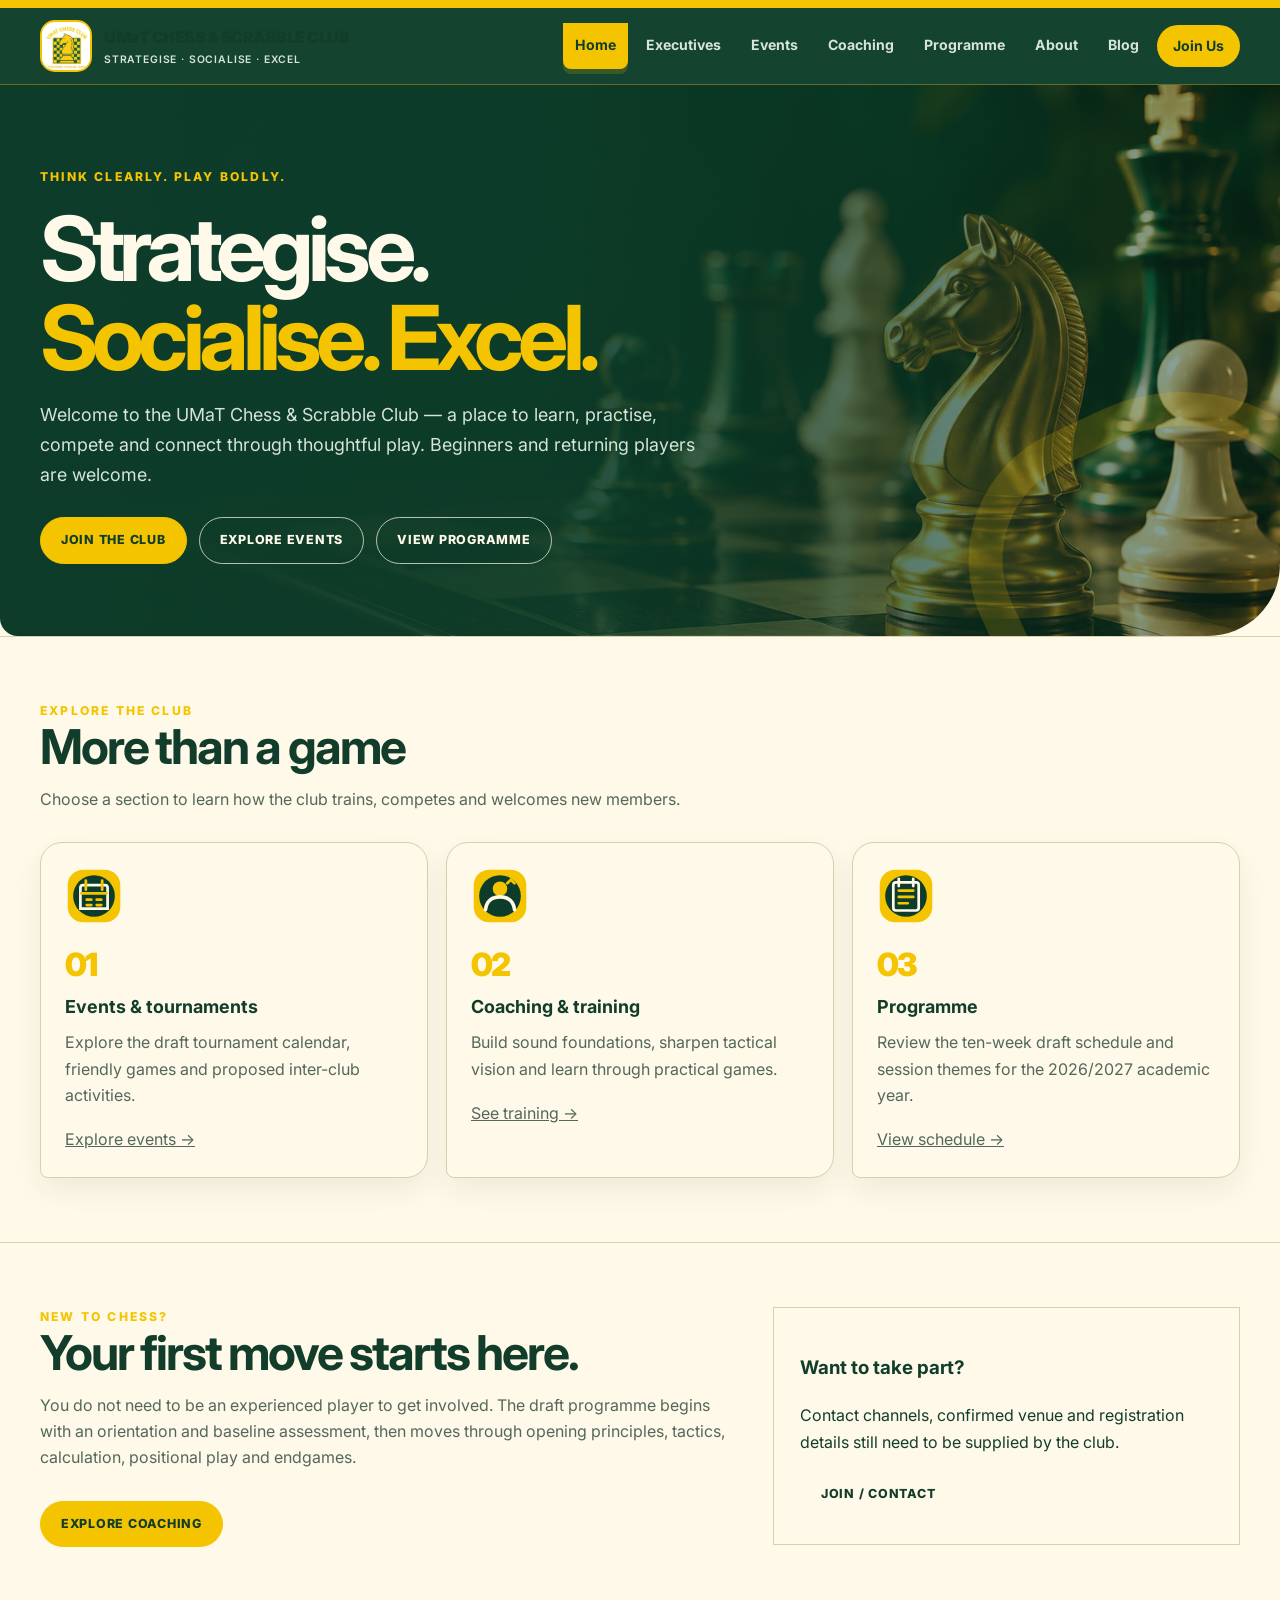
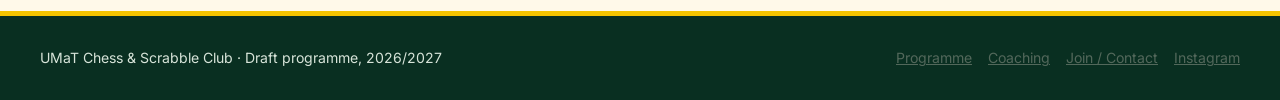
<file: index.html>
<!doctype html>
<html lang="en">
 <head>
  <meta charset="utf-8"/>
  <meta content="width=device-width,initial-scale=1" name="viewport"/>
  <meta content="#0d3d2a" name="theme-color"/>
  <title>
   Home | UMaT Chess &amp; Scrabble Club
  </title>
  <link href="assets/style.css" rel="stylesheet"/>
  <script defer="" src="assets/site.js">
  </script>
 </head>
 <body>
  <div class="topline">
  </div>
  <header>
   <div class="wrap nav">
    <a class="brand" href="index.html">
     <span class="crest">
      <img alt="UMaT Chess Club logo" src="assets/umat-chess-club-logo.png"/>
     </span>
     <span>
      UMaT CHESS &amp; SCRABBLE CLUB
      <small style="display:block;font-size:.65rem;letter-spacing:.08em;color:#d7e4d9;font-weight:600">
       STRATEGISE &middot; SOCIALISE &middot; EXCEL
      </small>
     </span>
    </a>
    <button aria-expanded="false" aria-label="Toggle navigation" class="menu">
     Menu ☰
    </button>
    <nav aria-label="Main navigation" class="navlinks">
     <a aria-current="page" class="active" href="index.html">
      Home
     </a>
     <a href="executives.html">
      Executives
     </a>
     <a href="events.html">
      Events
     </a>
     <a href="training.html">
      Coaching
     </a>
     <a href="programme.html">
      Programme
     </a>
     <a href="about.html">
      About
     </a>
     <a href="blog.html">
      Blog
     </a>
     <a class="nav-join" href="join.html">
      Join Us
     </a>
    </nav>
   </div>
  </header>
  <main>
   <section class="hero">
    <div class="wrap">
     <div class="eyebrow">
      Think clearly. Play boldly.
     </div>
     <h1>
      Strategise.
      <br/>
      <span>
       Socialise. Excel.
      </span>
     </h1>
     <p>
      Welcome to the UMaT Chess &amp; Scrabble Club &mdash; a place to learn, practise, compete and connect through thoughtful play. Beginners and returning players are welcome.
     </p>
     <div class="actions">
      <a class="btn primary" href="join.html">
       Join the club
      </a>
      <a class="btn" href="events.html">
       Explore events
      </a>
      <a class="btn" href="programme.html">
       View programme
      </a>
     </div>
     <div class="hero-art">
      <img alt="Golden chess knight on a chessboard" src="assets/chess-banner.png"/>
     </div>
    </div>
   </section>
   <section class="section">
    <div class="wrap">
     <div class="eyebrow">
      Explore the club
     </div>
     <h2>
      More than a game
     </h2>
     <p class="lead">
      Choose a section to learn how the club trains, competes and welcomes new members.
     </p>
     <div class="grid">
      <article class="card">
       <div class="icon-badge"><img src="assets/icons/events.svg" alt=""/></div>
       <div class="number">
        01
       </div>
       <h3>
        Events &amp; tournaments
       </h3>
       <p>
        Explore the draft tournament calendar, friendly games and proposed inter-club activities.
       </p>
       <p style="margin-top:18px">
        <a href="events.html">
         Explore events &rarr;
        </a>
       </p>
      </article>
      <article class="card">
       <div class="icon-badge"><img src="assets/icons/coach.svg" alt=""/></div>
       <div class="number">
        02
       </div>
       <h3>
        Coaching &amp; training
       </h3>
       <p>
        Build sound foundations, sharpen tactical vision and learn through practical games.
       </p>
       <p style="margin-top:18px">
        <a href="training.html">
         See training &rarr;
        </a>
       </p>
      </article>
      <article class="card">
       <div class="icon-badge"><img src="assets/icons/programme.svg" alt=""/></div>
       <div class="number">
        03
       </div>
       <h3>
        Programme
       </h3>
       <p>
        Review the ten-week draft schedule and session themes for the 2026/2027 academic year.
       </p>
       <p style="margin-top:18px">
        <a href="programme.html">
         View schedule &rarr;
        </a>
       </p>
      </article>
     </div>
    </div>
   </section>
   <section class="section">
    <div class="wrap split">
     <div>
      <div class="eyebrow">
       New to chess?
      </div>
      <h2>
       Your first move starts here.
      </h2>
      <p class="lead">
       You do not need to be an experienced player to get involved. The draft programme begins with an orientation and baseline assessment, then moves through opening principles, tactics, calculation, positional play and endgames.
      </p>
      <a class="btn primary" href="training.html">
       Explore coaching
      </a>
     </div>
     <aside class="facts">
      <h3>
       Want to take part?
      </h3>
      <p>
       Contact channels, confirmed venue and registration details still need to be supplied by the club.
      </p>
      <a class="btn" href="join.html">
       Join / contact
      </a>
     </aside>
    </div>
   </section>
  </main>
  <footer>
   <div class="wrap foot">
    <span>
     UMaT Chess &amp; Scrabble Club &middot; Draft programme, 2026/2027
    </span>
    <div class="footlinks">
     <a href="programme.html">
      Programme
     </a>
     <a href="training.html">
      Coaching
     </a>
     <a href="join.html">
      Join / Contact
     </a>
     <a href="https://www.instagram.com/umatchessclub/" target="_blank" rel="noopener noreferrer">
      Instagram
     </a>
    </div>
   </div>
  </footer>
 </body>
</html>
</file>
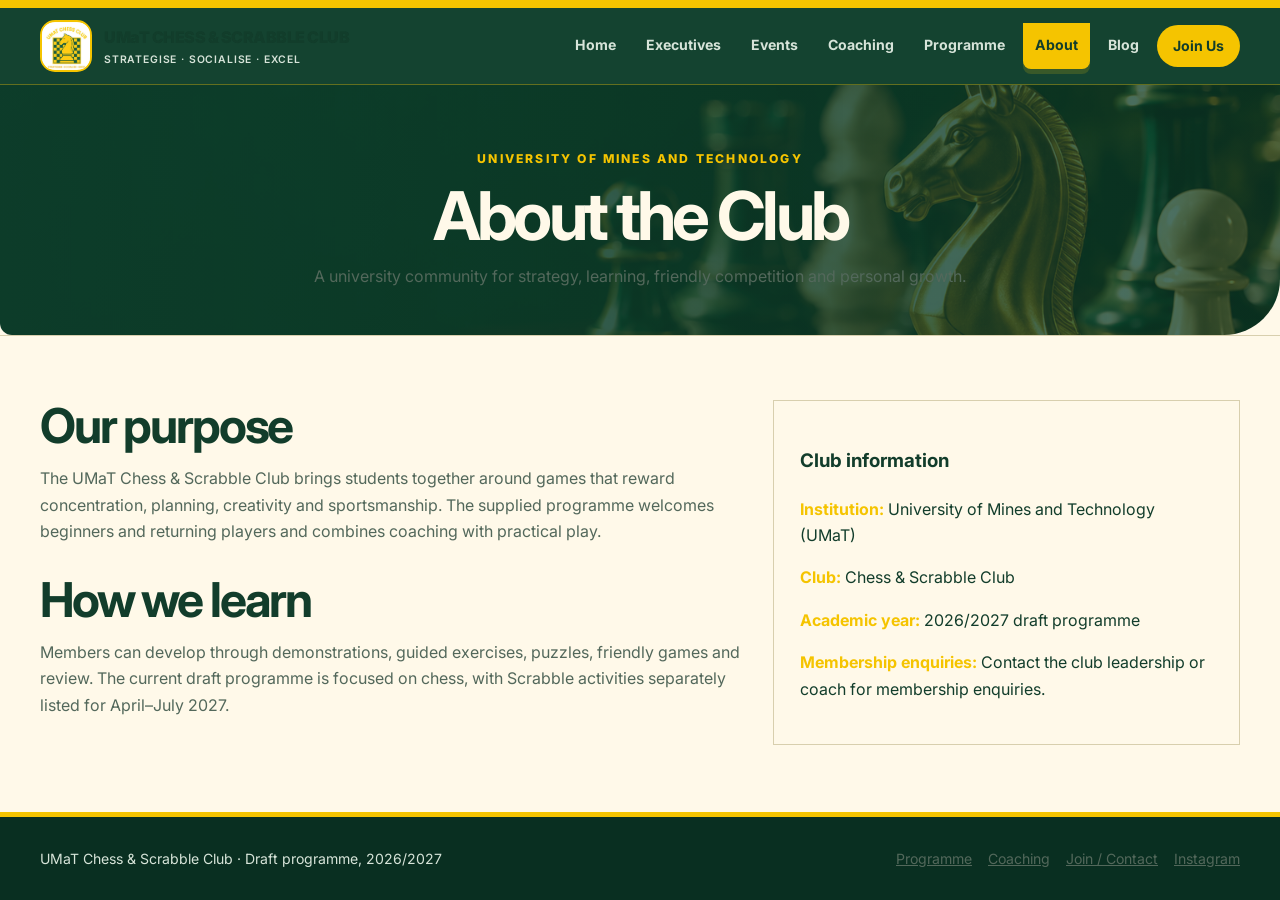
<file: about.html>
<!doctype html>
<html lang="en">
 <head>
  <meta charset="utf-8"/>
  <meta content="width=device-width,initial-scale=1" name="viewport"/>
  <meta content="#0d3d2a" name="theme-color"/>
  <title>
   About | UMaT Chess &amp; Scrabble Club
  </title>
  <link href="assets/style.css" rel="stylesheet"/>
  <script defer="" src="assets/site.js">
  </script>
 </head>
 <body>
  <div class="topline">
  </div>
  <header>
   <div class="wrap nav">
    <a class="brand" href="index.html">
     <span class="crest">
      <img alt="UMaT Chess Club logo" src="assets/umat-chess-club-logo.png"/>
     </span>
     <span>
      UMaT CHESS &amp; SCRABBLE CLUB
      <small style="display:block;font-size:.65rem;letter-spacing:.08em;color:#d7e4d9;font-weight:600">
       STRATEGISE &middot; SOCIALISE &middot; EXCEL
      </small>
     </span>
    </a>
    <button aria-expanded="false" aria-label="Toggle navigation" class="menu">
     Menu ☰
    </button>
    <nav aria-label="Main navigation" class="navlinks">
     <a href="index.html">
      Home
     </a>
     <a href="executives.html">
      Executives
     </a>
     <a href="events.html">
      Events
     </a>
     <a href="training.html">
      Coaching
     </a>
     <a href="programme.html">
      Programme
     </a>
     <a aria-current="page" class="active" href="about.html">
      About
     </a>
     <a href="blog.html">
      Blog
     </a>
     <a class="nav-join" href="join.html">
      Join Us
     </a>
    </nav>
   </div>
  </header>
  <section class="pagehead has-chess-image">
   <div class="wrap">
    <div class="eyebrow">
     University of Mines and Technology
    </div>
    <h1>
     About the Club
    </h1>
    <p>
     A university community for strategy, learning, friendly competition and personal growth.
    </p>
   </div>
  </section>
  <main class="section">
   <div class="wrap split">
    <div>
     <h2>
      Our purpose
     </h2>
     <p class="lead">
      The UMaT Chess &amp; Scrabble Club brings students together around games that reward concentration, planning, creativity and sportsmanship. The supplied programme welcomes beginners and returning players and combines coaching with practical play.
     </p>
     <h2>
      How we learn
     </h2>
     <p class="lead">
      Members can develop through demonstrations, guided exercises, puzzles, friendly games and review. The current draft programme is focused on chess, with Scrabble activities separately listed for April&ndash;July 2027.
     </p>
    </div>
    <aside class="facts">
     <h3>
      Club information
     </h3>
     <p>
      <strong>
       Institution:
      </strong>
      University of Mines and Technology (UMaT)
     </p>
     <p>
      <strong>
       Club:
      </strong>
      Chess &amp; Scrabble Club
     </p>
     <p>
      <strong>
       Academic year:
      </strong>
      2026/2027 draft programme
     </p>
     <p>
      <strong>
       Membership enquiries:
      </strong>
      Contact the club leadership or coach for membership enquiries.
     </p>
    </aside>
   </div>
  </main>
  <footer>
   <div class="wrap foot">
    <span>
     UMaT Chess &amp; Scrabble Club &middot; Draft programme, 2026/2027
    </span>
    <div class="footlinks">
     <a href="programme.html">
      Programme
     </a>
     <a href="training.html">
      Coaching
     </a>
     <a href="join.html">
      Join / Contact
     </a>
     <a href="https://www.instagram.com/umatchessclub/" target="_blank" rel="noopener noreferrer">
      Instagram
     </a>
    </div>
   </div>
  </footer>
 </body>
</html>
</file>
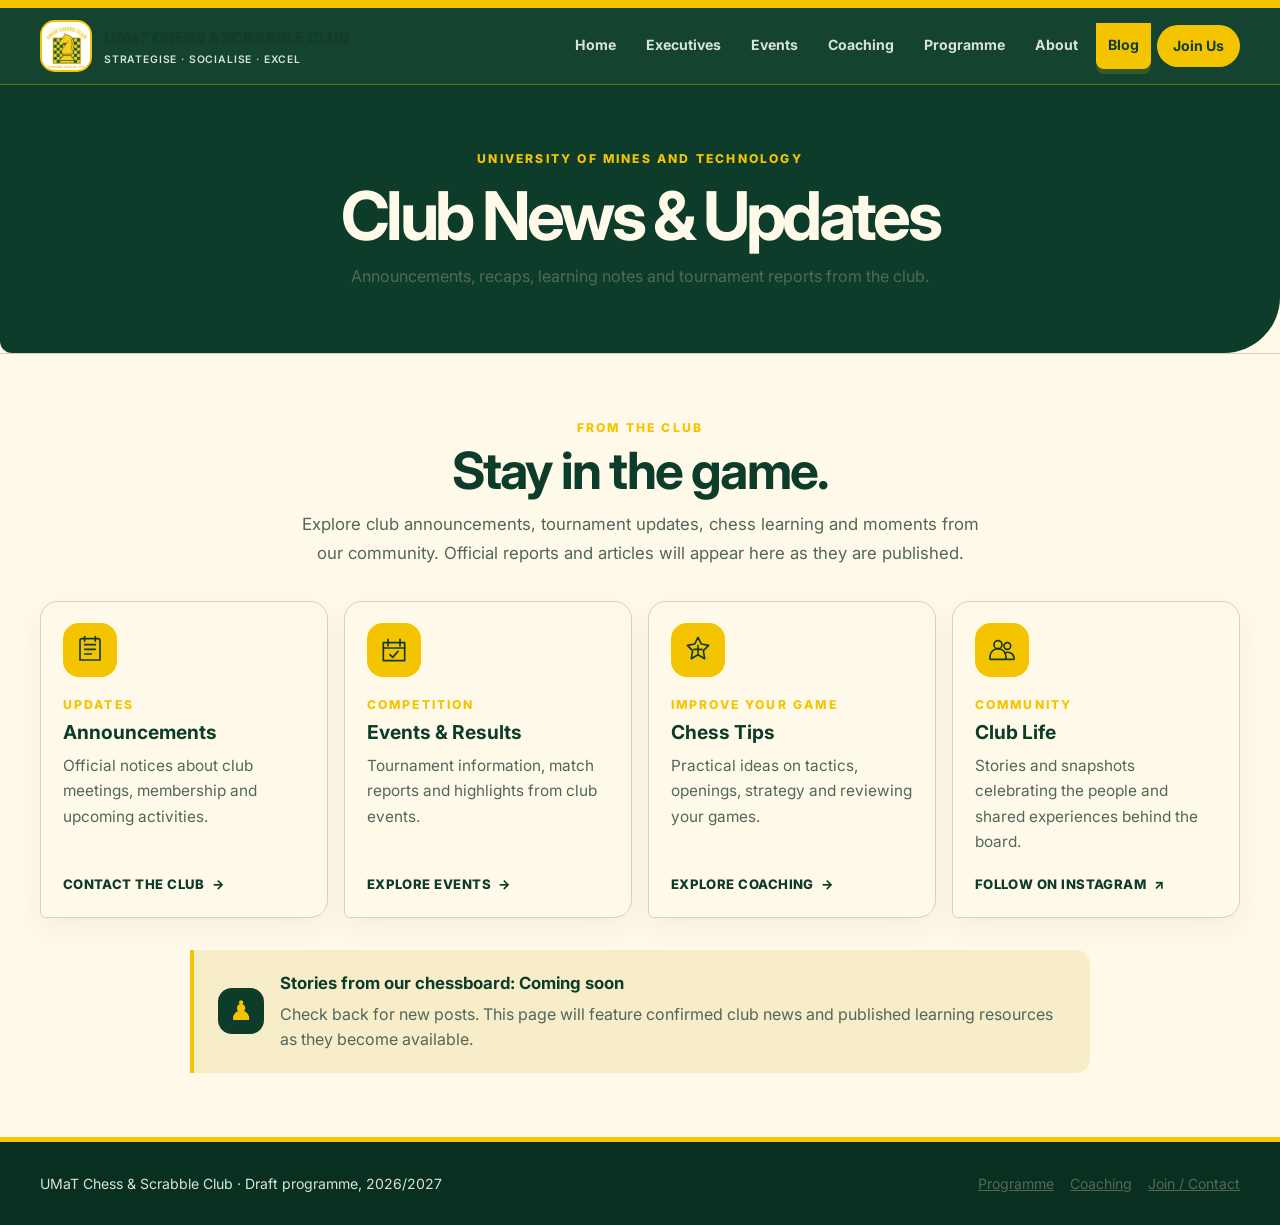
<file: blog.html>
<!doctype html>
<html lang="en">
 <head>
  <meta charset="utf-8"/>
  <meta content="width=device-width,initial-scale=1" name="viewport"/>
  <meta content="#0d3d2a" name="theme-color"/>
  <title>
   Blog | UMaT Chess &amp; Scrabble Club
  </title>
  <link href="assets/style.css" rel="stylesheet"/>
  <script defer="" src="assets/site.js">
  </script>
 </head>
 <body>
  <div class="topline">
  </div>
  <header>
   <div class="wrap nav">
    <a class="brand" href="index.html">
     <span class="crest">
      <img alt="UMaT Chess Club logo" src="assets/umat-chess-club-logo.png"/>
     </span>
     <span>
      UMaT CHESS &amp; SCRABBLE CLUB
      <small style="display:block;font-size:.65rem;letter-spacing:.08em;color:#d7e4d9;font-weight:600">
       STRATEGISE &middot; SOCIALISE &middot; EXCEL
      </small>
     </span>
    </a>
    <button aria-expanded="false" aria-label="Toggle navigation" class="menu">
     Menu ☰
    </button>
    <nav aria-label="Main navigation" class="navlinks">
     <a href="index.html">
      Home
     </a>
     <a href="executives.html">
      Executives
     </a>
     <a href="events.html">
      Events
     </a>
     <a href="training.html">
      Coaching
     </a>
     <a href="programme.html">
      Programme
     </a>
     <a href="about.html">
      About
     </a>
     <a aria-current="page" class="active" href="blog.html">
      Blog
     </a>
     <a class="nav-join" href="join.html">
      Join Us
     </a>
    </nav>
   </div>
  </header>
  <section class="pagehead blog-pagehead">
   <div class="wrap">
    <div class="eyebrow">
     University of Mines and Technology
    </div>
    <h1>
     Club News &amp; Updates
    </h1>
    <p>
     Announcements, recaps, learning notes and tournament reports from the club.
    </p>
   </div>
  </section>
  <main class="section blog-main">
   <div class="wrap">
    <section class="blog-intro" aria-labelledby="blog-intro-title">
     <div class="eyebrow">From the club</div>
     <h2 id="blog-intro-title">Stay in the game.</h2>
     <p>Explore club announcements, tournament updates, chess learning and moments from our community. Official reports and articles will appear here as they are published.</p>
    </section>

    <section class="blog-category-grid" aria-label="Blog categories">
     <article class="blog-category-card">
      <div class="blog-category-icon" aria-hidden="true">
       <svg viewBox="0 0 48 48" focusable="false">
        <path d="M12 7h24a3 3 0 0 1 3 3v29H9V10a3 3 0 0 1 3-3Z" fill="none" stroke="currentColor" stroke-width="2.5"/>
        <path d="M16 16h16M16 23h16M16 30h10" fill="none" stroke="currentColor" stroke-width="2.5" stroke-linecap="round"/>
        <path d="M16 4v7M32 4v7" stroke="currentColor" stroke-width="2.5" stroke-linecap="round"/>
       </svg>
      </div>
      <div class="eyebrow">Updates</div>
      <h3>Announcements</h3>
      <p>Official notices about club meetings, membership and upcoming activities.</p>
      <a href="join.html" class="blog-category-link">Contact the club <span aria-hidden="true">→</span></a>
     </article>

     <article class="blog-category-card">
      <div class="blog-category-icon" aria-hidden="true">
       <svg viewBox="0 0 48 48" focusable="false">
        <path d="M8 13h32v27H8z" fill="none" stroke="currentColor" stroke-width="2.5" stroke-linejoin="round"/>
        <path d="M15 8v10M33 8v10M8 21h32" fill="none" stroke="currentColor" stroke-width="2.5" stroke-linecap="round"/>
        <path d="m18 31 4 4 8-9" fill="none" stroke="currentColor" stroke-width="2.5" stroke-linecap="round" stroke-linejoin="round"/>
       </svg>
      </div>
      <div class="eyebrow">Competition</div>
      <h3>Events &amp; Results</h3>
      <p>Tournament information, match reports and highlights from club events.</p>
      <a href="events.html" class="blog-category-link">Explore events <span aria-hidden="true">→</span></a>
     </article>

     <article class="blog-category-card">
      <div class="blog-category-icon" aria-hidden="true">
       <svg viewBox="0 0 48 48" focusable="false">
        <path d="M24 5 29 15l11 2-8 8 2 12-10-6-10 6 2-12-8-8 11-2z" fill="none" stroke="currentColor" stroke-width="2.5" stroke-linejoin="round"/>
        <path d="M18 23h12M24 17v12" stroke="currentColor" stroke-width="2.5" stroke-linecap="round"/>
       </svg>
      </div>
      <div class="eyebrow">Improve your game</div>
      <h3>Chess Tips</h3>
      <p>Practical ideas on tactics, openings, strategy and reviewing your games.</p>
      <a href="training.html" class="blog-category-link">Explore coaching <span aria-hidden="true">→</span></a>
     </article>

     <article class="blog-category-card">
      <div class="blog-category-icon" aria-hidden="true">
       <svg viewBox="0 0 48 48" focusable="false">
        <circle cx="18" cy="16" r="6" fill="none" stroke="currentColor" stroke-width="2.5"/>
        <circle cx="32" cy="18" r="5" fill="none" stroke="currentColor" stroke-width="2.5"/>
        <path d="M6 38v-4a12 12 0 0 1 24 0v4zM28 29a9 9 0 0 1 14 7v2H32" fill="none" stroke="currentColor" stroke-width="2.5" stroke-linecap="round" stroke-linejoin="round"/>
       </svg>
      </div>
      <div class="eyebrow">Community</div>
      <h3>Club Life</h3>
      <p>Stories and snapshots celebrating the people and shared experiences behind the board.</p>
      <a href="https://www.instagram.com/umatchessclub/" target="_blank" rel="noopener noreferrer" class="blog-category-link">Follow on Instagram <span aria-hidden="true">↗</span></a>
     </article>
    </section>

    <section class="blog-note" aria-label="Publishing note">
     <span class="blog-note-mark" aria-hidden="true">♟</span>
     <div>
      <h3>Stories from our chessboard: Coming soon</h3>
      <p>Check back for new posts. This page will feature confirmed club news and published learning resources as they become available.</p>
     </div>
    </section>
   </div>
  </main>
  <footer>
   <div class="wrap foot">
    <span>
     UMaT Chess &amp; Scrabble Club &middot; Draft programme, 2026/2027
    </span>
    <div class="footlinks">
     <a href="programme.html">
      Programme
     </a>
     <a href="training.html">
      Coaching
     </a>
     <a href="join.html">
      Join / Contact
     </a>
    </div>
   </div>
  </footer>
 </body>
</html>
</file>
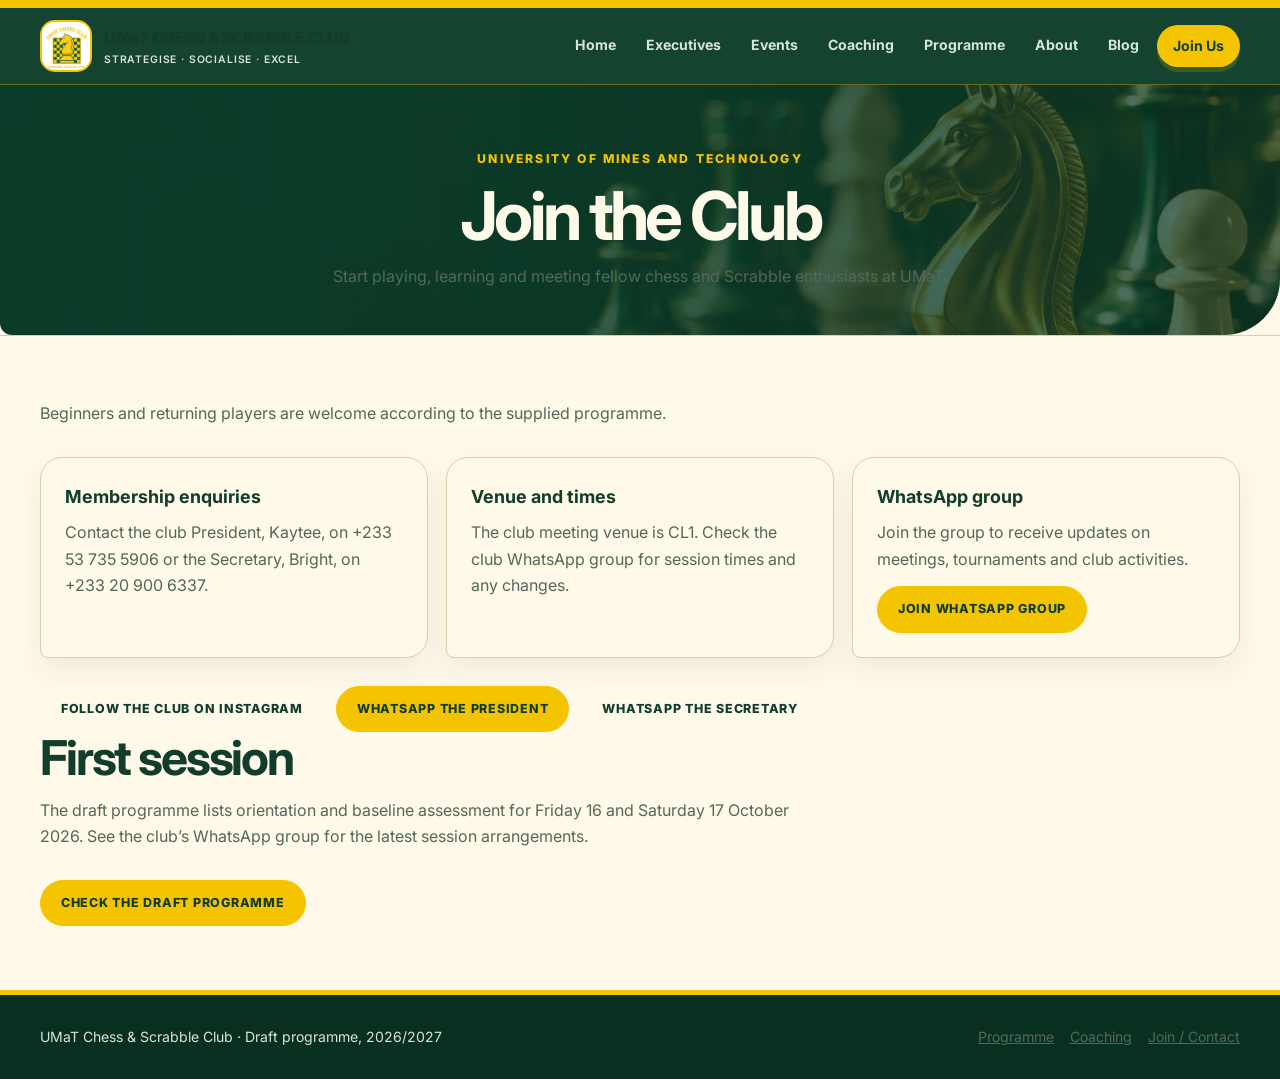
<file: join.html>
<!doctype html>
<html lang="en">
 <head>
  <meta charset="utf-8"/>
  <meta content="width=device-width,initial-scale=1" name="viewport"/>
  <meta content="#0d3d2a" name="theme-color"/>
  <title>
   Join / Contact | UMaT Chess &amp; Scrabble Club
  </title>
  <link href="assets/style.css" rel="stylesheet"/>
  <script defer="" src="assets/site.js">
  </script>
 </head>
 <body>
  <div class="topline">
  </div>
  <header>
   <div class="wrap nav">
    <a class="brand" href="index.html">
     <span class="crest">
      <img alt="UMaT Chess Club logo" src="assets/umat-chess-club-logo.png"/>
     </span>
     <span>
      UMaT CHESS &amp; SCRABBLE CLUB
      <small style="display:block;font-size:.65rem;letter-spacing:.08em;color:#d7e4d9;font-weight:600">
       STRATEGISE &middot; SOCIALISE &middot; EXCEL
      </small>
     </span>
    </a>
    <button aria-expanded="false" aria-label="Toggle navigation" class="menu">
     Menu ☰
    </button>
    <nav aria-label="Main navigation" class="navlinks">
     <a href="index.html">
      Home
     </a>
     <a href="executives.html">
      Executives
     </a>
     <a href="events.html">
      Events
     </a>
     <a href="training.html">
      Coaching
     </a>
     <a href="programme.html">
      Programme
     </a>
     <a href="about.html">
      About
     </a>
     <a href="blog.html">
      Blog
     </a>
     <a aria-current="page" class="nav-join active" href="join.html">
      Join Us
     </a>
    </nav>
   </div>
  </header>
  <section class="pagehead has-chess-image">
   <div class="wrap">
    <div class="eyebrow">
     University of Mines and Technology
    </div>
    <h1>
     Join the Club
    </h1>
    <p>
     Start playing, learning and meeting fellow chess and Scrabble enthusiasts at UMaT.
    </p>
   </div>
  </section>
  <main class="section">
   <div class="wrap">
    <p class="lead">
     Beginners and returning players are welcome according to the supplied programme. 
    </p>
    <div class="grid">
     <article class="card">
      <h3>
       Membership enquiries
      </h3>
      <p>
       Contact the club President, Kaytee, on +233 53 735 5906 or the Secretary, Bright, on +233 20 900 6337.
      </p>
     </article>
     <article class="card">
      <h3>
       Venue and times
      </h3>
      <p>
       The club meeting venue is CL1. Check the club WhatsApp group for session times and any changes.
      </p>
     </article>
     <article class="card">
      <h3>
       WhatsApp group
      </h3>
      <p>
       Join the group to receive updates on meetings, tournaments and club activities.
      </p>
      <p style="margin-top:14px">
       <a class="btn primary" href="https://chat.whatsapp.com/B5fqswd07xZAj0QfJblRmC">
        Join WhatsApp Group
       </a>
      </p>
     </article>
    </div>
    <div class="actions">
     <a class="btn" href="https://www.instagram.com/umatchessclub/" target="_blank" rel="noopener noreferrer">Follow the club on Instagram</a>
     <a class="btn primary" href="https://wa.me/233537355906">
      WhatsApp the President
     </a>
     <a class="btn" href="https://wa.me/233209006337">
      WhatsApp the Secretary
     </a>
    </div>
<h2>
     First session
    </h2>
    <p class="lead">
     The draft programme lists orientation and baseline assessment for Friday 16 and Saturday 17 October 2026. See the club’s WhatsApp group for the latest session arrangements.
    </p>
    <a class="btn primary" href="programme.html">
     Check the draft programme
    </a>
   </div>
  </main>
  <footer>
   <div class="wrap foot">
    <span>
     UMaT Chess &amp; Scrabble Club &middot; Draft programme, 2026/2027
    </span>
    <div class="footlinks">
     <a href="programme.html">
      Programme
     </a>
     <a href="training.html">
      Coaching
     </a>
     <a href="join.html">
      Join / Contact
     </a>
    </div>
   </div>
  </footer>
 </body>
</html>
</file>
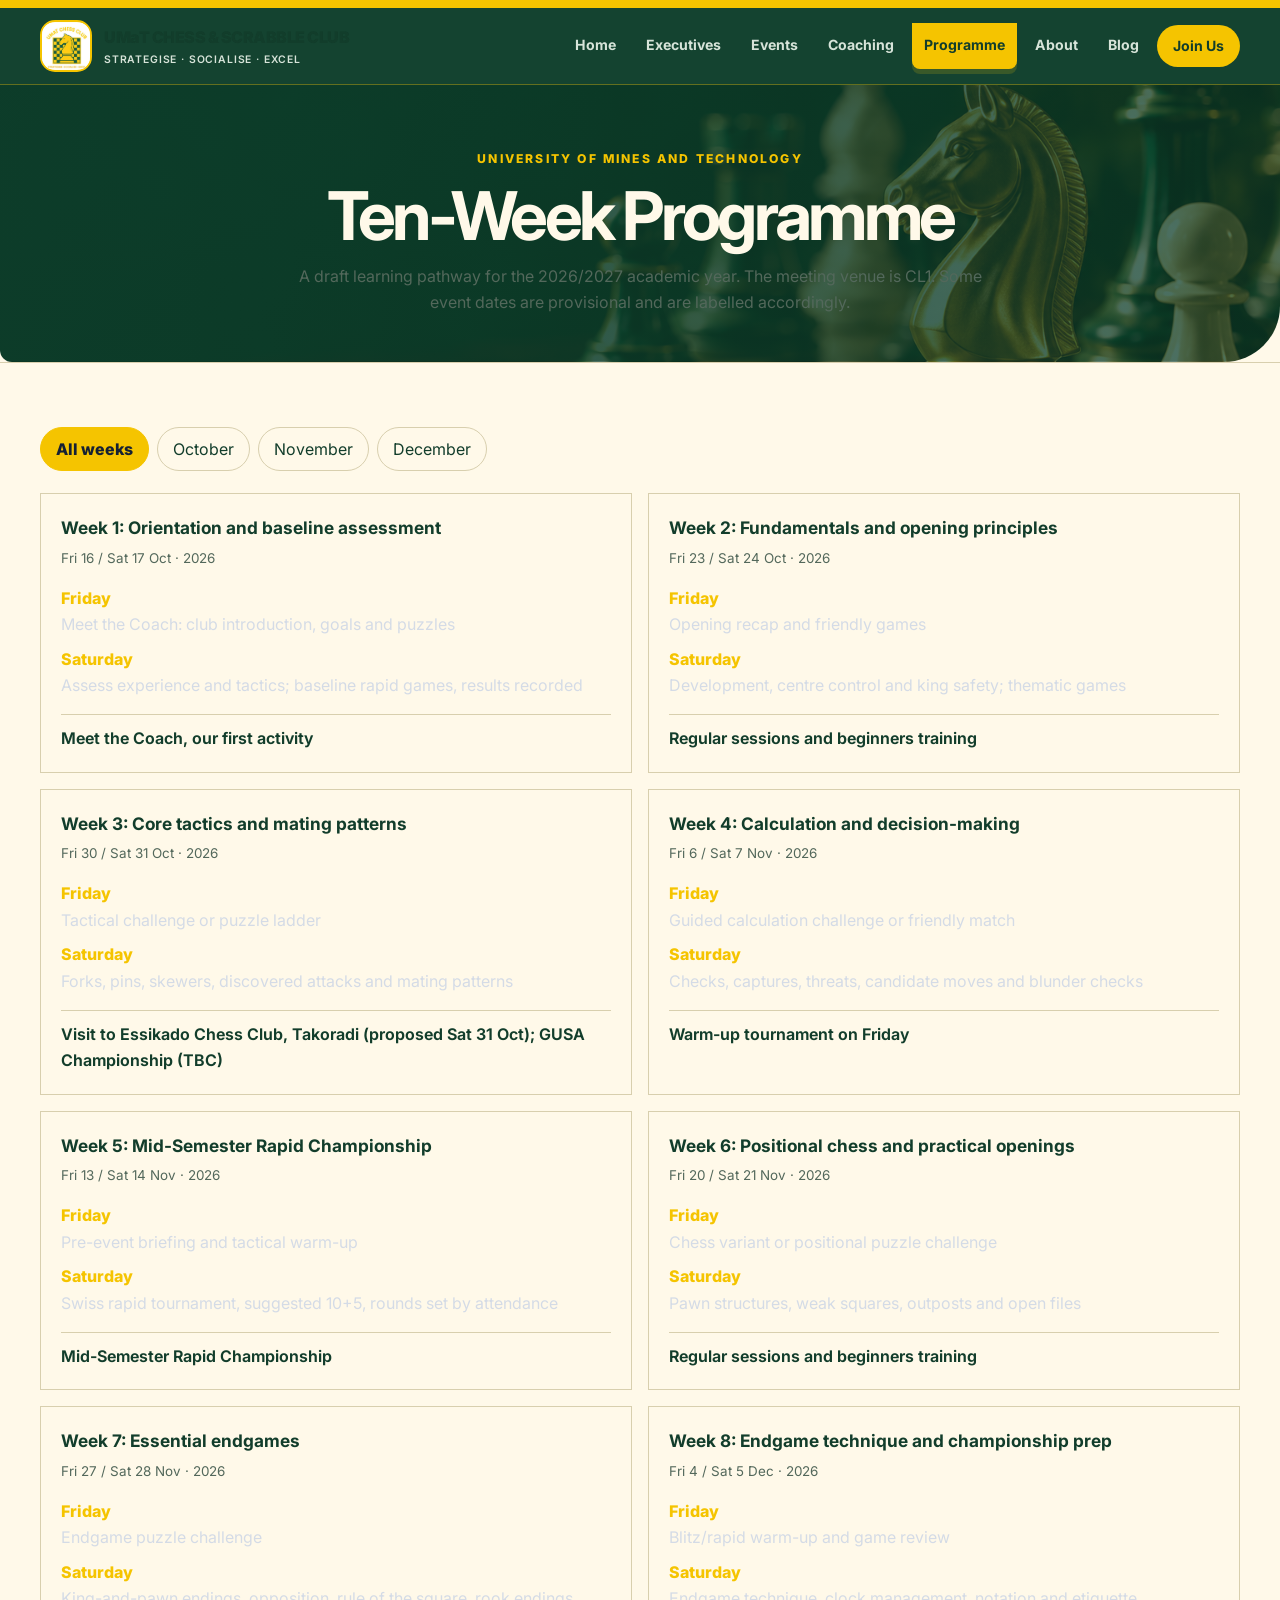
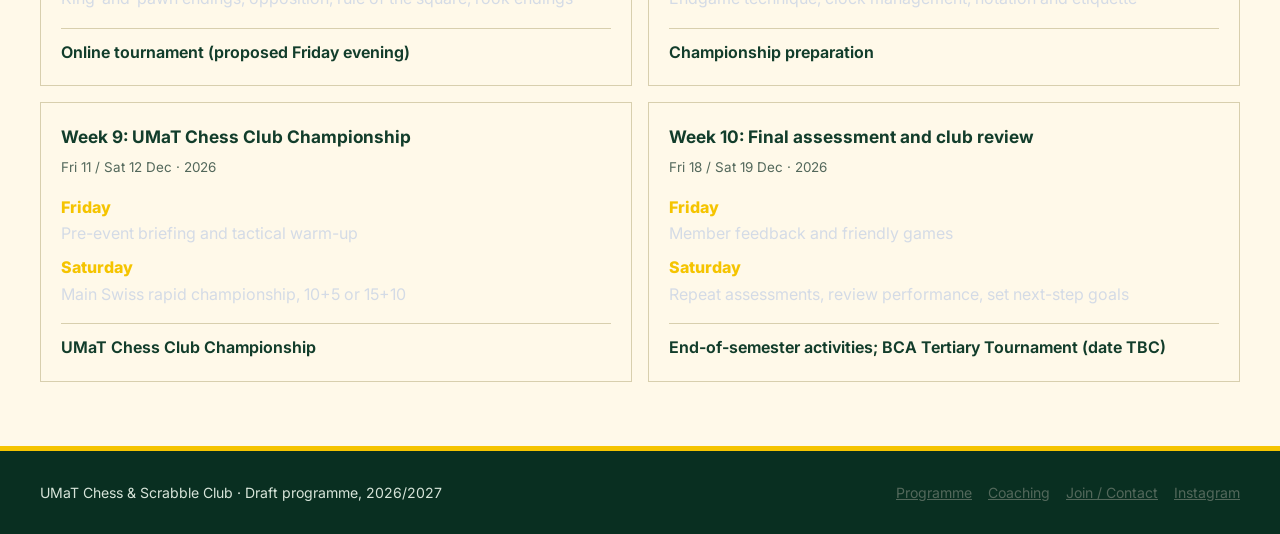
<file: programme.html>
<!doctype html>
<html lang="en">
 <head>
  <meta charset="utf-8"/>
  <meta content="width=device-width,initial-scale=1" name="viewport"/>
  <meta content="#0d3d2a" name="theme-color"/>
  <title>
   Programme | UMaT Chess &amp; Scrabble Club
  </title>
  <link href="assets/style.css" rel="stylesheet"/>
  <script defer="" src="assets/site.js">
  </script>
 </head>
 <body>
  <div class="topline">
  </div>
  <header>
   <div class="wrap nav">
    <a class="brand" href="index.html">
     <span class="crest">
      <img alt="UMaT Chess Club logo" src="assets/umat-chess-club-logo.png"/>
     </span>
     <span>
      UMaT CHESS &amp; SCRABBLE CLUB
      <small style="display:block;font-size:.65rem;letter-spacing:.08em;color:#d7e4d9;font-weight:600">
       STRATEGISE &middot; SOCIALISE &middot; EXCEL
      </small>
     </span>
    </a>
    <button aria-expanded="false" aria-label="Toggle navigation" class="menu">
     Menu ☰
    </button>
    <nav aria-label="Main navigation" class="navlinks">
     <a href="index.html">
      Home
     </a>
     <a href="executives.html">
      Executives
     </a>
     <a href="events.html">
      Events
     </a>
     <a href="training.html">
      Coaching
     </a>
     <a aria-current="page" class="active" href="programme.html">
      Programme
     </a>
     <a href="about.html">
      About
     </a>
     <a href="blog.html">
      Blog
     </a>
     <a class="nav-join" href="join.html">
      Join Us
     </a>
    </nav>
   </div>
  </header>
  <section class="pagehead has-chess-image">
   <div class="wrap">
    <div class="eyebrow">
     University of Mines and Technology
    </div>
    <h1>
     Ten-Week Programme
    </h1>
    <p>
     A draft learning pathway for the 2026/2027 academic year. The meeting venue is CL1. Some event dates are provisional and are labelled accordingly.
    </p>
   </div>
  </section>
  <main class="section">
   <div class="wrap">
    <div aria-label="Filter programme by month" class="filters" role="group">
     <button aria-pressed="true" data-filter="All">
      All weeks
     </button>
     <button aria-pressed="false" data-filter="Oct">
      October
     </button>
     <button aria-pressed="false" data-filter="Nov">
      November
     </button>
     <button aria-pressed="false" data-filter="Dec">
      December
     </button>
    </div>
    <div class="weeks">
     <article class="wk" data-month="Oct">
      <h3>
       Week 1: Orientation and baseline assessment
      </h3>
      <div class="d">
       Fri 16 / Sat 17 Oct &middot; 2026
      </div>
      <dl>
       <dt>
        Friday
       </dt>
       <dd>
        Meet the Coach: club introduction, goals and puzzles
       </dd>
       <dt>
        Saturday
       </dt>
       <dd>
        Assess experience and tactics; baseline rapid games, results recorded
       </dd>
      </dl>
      <div class="ev">
       Meet the Coach, our first activity
      </div>
     </article>
     <article class="wk" data-month="Oct">
      <h3>
       Week 2: Fundamentals and opening principles
      </h3>
      <div class="d">
       Fri 23 / Sat 24 Oct &middot; 2026
      </div>
      <dl>
       <dt>
        Friday
       </dt>
       <dd>
        Opening recap and friendly games
       </dd>
       <dt>
        Saturday
       </dt>
       <dd>
        Development, centre control and king safety; thematic games
       </dd>
      </dl>
      <div class="ev">
       Regular sessions and beginners training
      </div>
     </article>
     <article class="wk" data-month="Oct">
      <h3>
       Week 3: Core tactics and mating patterns
      </h3>
      <div class="d">
       Fri 30 / Sat 31 Oct &middot; 2026
      </div>
      <dl>
       <dt>
        Friday
       </dt>
       <dd>
        Tactical challenge or puzzle ladder
       </dd>
       <dt>
        Saturday
       </dt>
       <dd>
        Forks, pins, skewers, discovered attacks and mating patterns
       </dd>
      </dl>
      <div class="ev">
       Visit to Essikado Chess Club, Takoradi (proposed Sat 31 Oct); GUSA Championship (TBC)
      </div>
     </article>
     <article class="wk" data-month="Nov">
      <h3>
       Week 4: Calculation and decision-making
      </h3>
      <div class="d">
       Fri 6 / Sat 7 Nov &middot; 2026
      </div>
      <dl>
       <dt>
        Friday
       </dt>
       <dd>
        Guided calculation challenge or friendly match
       </dd>
       <dt>
        Saturday
       </dt>
       <dd>
        Checks, captures, threats, candidate moves and blunder checks
       </dd>
      </dl>
      <div class="ev">
       Warm-up tournament on Friday
      </div>
     </article>
     <article class="wk" data-month="Nov">
      <h3>
       Week 5: Mid-Semester Rapid Championship
      </h3>
      <div class="d">
       Fri 13 / Sat 14 Nov &middot; 2026
      </div>
      <dl>
       <dt>
        Friday
       </dt>
       <dd>
        Pre-event briefing and tactical warm-up
       </dd>
       <dt>
        Saturday
       </dt>
       <dd>
        Swiss rapid tournament, suggested 10+5, rounds set by attendance
       </dd>
      </dl>
      <div class="ev">
       Mid-Semester Rapid Championship
      </div>
     </article>
     <article class="wk" data-month="Nov">
      <h3>
       Week 6: Positional chess and practical openings
      </h3>
      <div class="d">
       Fri 20 / Sat 21 Nov &middot; 2026
      </div>
      <dl>
       <dt>
        Friday
       </dt>
       <dd>
        Chess variant or positional puzzle challenge
       </dd>
       <dt>
        Saturday
       </dt>
       <dd>
        Pawn structures, weak squares, outposts and open files
       </dd>
      </dl>
      <div class="ev">
       Regular sessions and beginners training
      </div>
     </article>
     <article class="wk" data-month="Nov">
      <h3>
       Week 7: Essential endgames
      </h3>
      <div class="d">
       Fri 27 / Sat 28 Nov &middot; 2026
      </div>
      <dl>
       <dt>
        Friday
       </dt>
       <dd>
        Endgame puzzle challenge
       </dd>
       <dt>
        Saturday
       </dt>
       <dd>
        King-and-pawn endings, opposition, rule of the square, rook endings
       </dd>
      </dl>
      <div class="ev">
       Online tournament (proposed Friday evening)
      </div>
     </article>
     <article class="wk" data-month="Dec">
      <h3>
       Week 8: Endgame technique and championship prep
      </h3>
      <div class="d">
       Fri 4 / Sat 5 Dec &middot; 2026
      </div>
      <dl>
       <dt>
        Friday
       </dt>
       <dd>
        Blitz/rapid warm-up and game review
       </dd>
       <dt>
        Saturday
       </dt>
       <dd>
        Endgame technique, clock management, notation and etiquette
       </dd>
      </dl>
      <div class="ev">
       Championship preparation
      </div>
     </article>
     <article class="wk" data-month="Dec">
      <h3>
       Week 9: UMaT Chess Club Championship
      </h3>
      <div class="d">
       Fri 11 / Sat 12 Dec &middot; 2026
      </div>
      <dl>
       <dt>
        Friday
       </dt>
       <dd>
        Pre-event briefing and tactical warm-up
       </dd>
       <dt>
        Saturday
       </dt>
       <dd>
        Main Swiss rapid championship, 10+5 or 15+10
       </dd>
      </dl>
      <div class="ev">
       UMaT Chess Club Championship
      </div>
     </article>
     <article class="wk" data-month="Dec">
      <h3>
       Week 10: Final assessment and club review
      </h3>
      <div class="d">
       Fri 18 / Sat 19 Dec &middot; 2026
      </div>
      <dl>
       <dt>
        Friday
       </dt>
       <dd>
        Member feedback and friendly games
       </dd>
       <dt>
        Saturday
       </dt>
       <dd>
        Repeat assessments, review performance, set next-step goals
       </dd>
      </dl>
      <div class="ev">
       End-of-semester activities; BCA Tertiary Tournament (date TBC)
      </div>
     </article>
    </div>
   </div>
  </main>
  <footer>
   <div class="wrap foot">
    <span>
     UMaT Chess &amp; Scrabble Club &middot; Draft programme, 2026/2027
    </span>
    <div class="footlinks">
     <a href="programme.html">
      Programme
     </a>
     <a href="training.html">
      Coaching
     </a>
     <a href="join.html">
      Join / Contact
     </a>
     <a href="https://www.instagram.com/umatchessclub/" target="_blank" rel="noopener noreferrer">
      Instagram
     </a>
    </div>
   </div>
  </footer>
 </body>
</html>
</file>
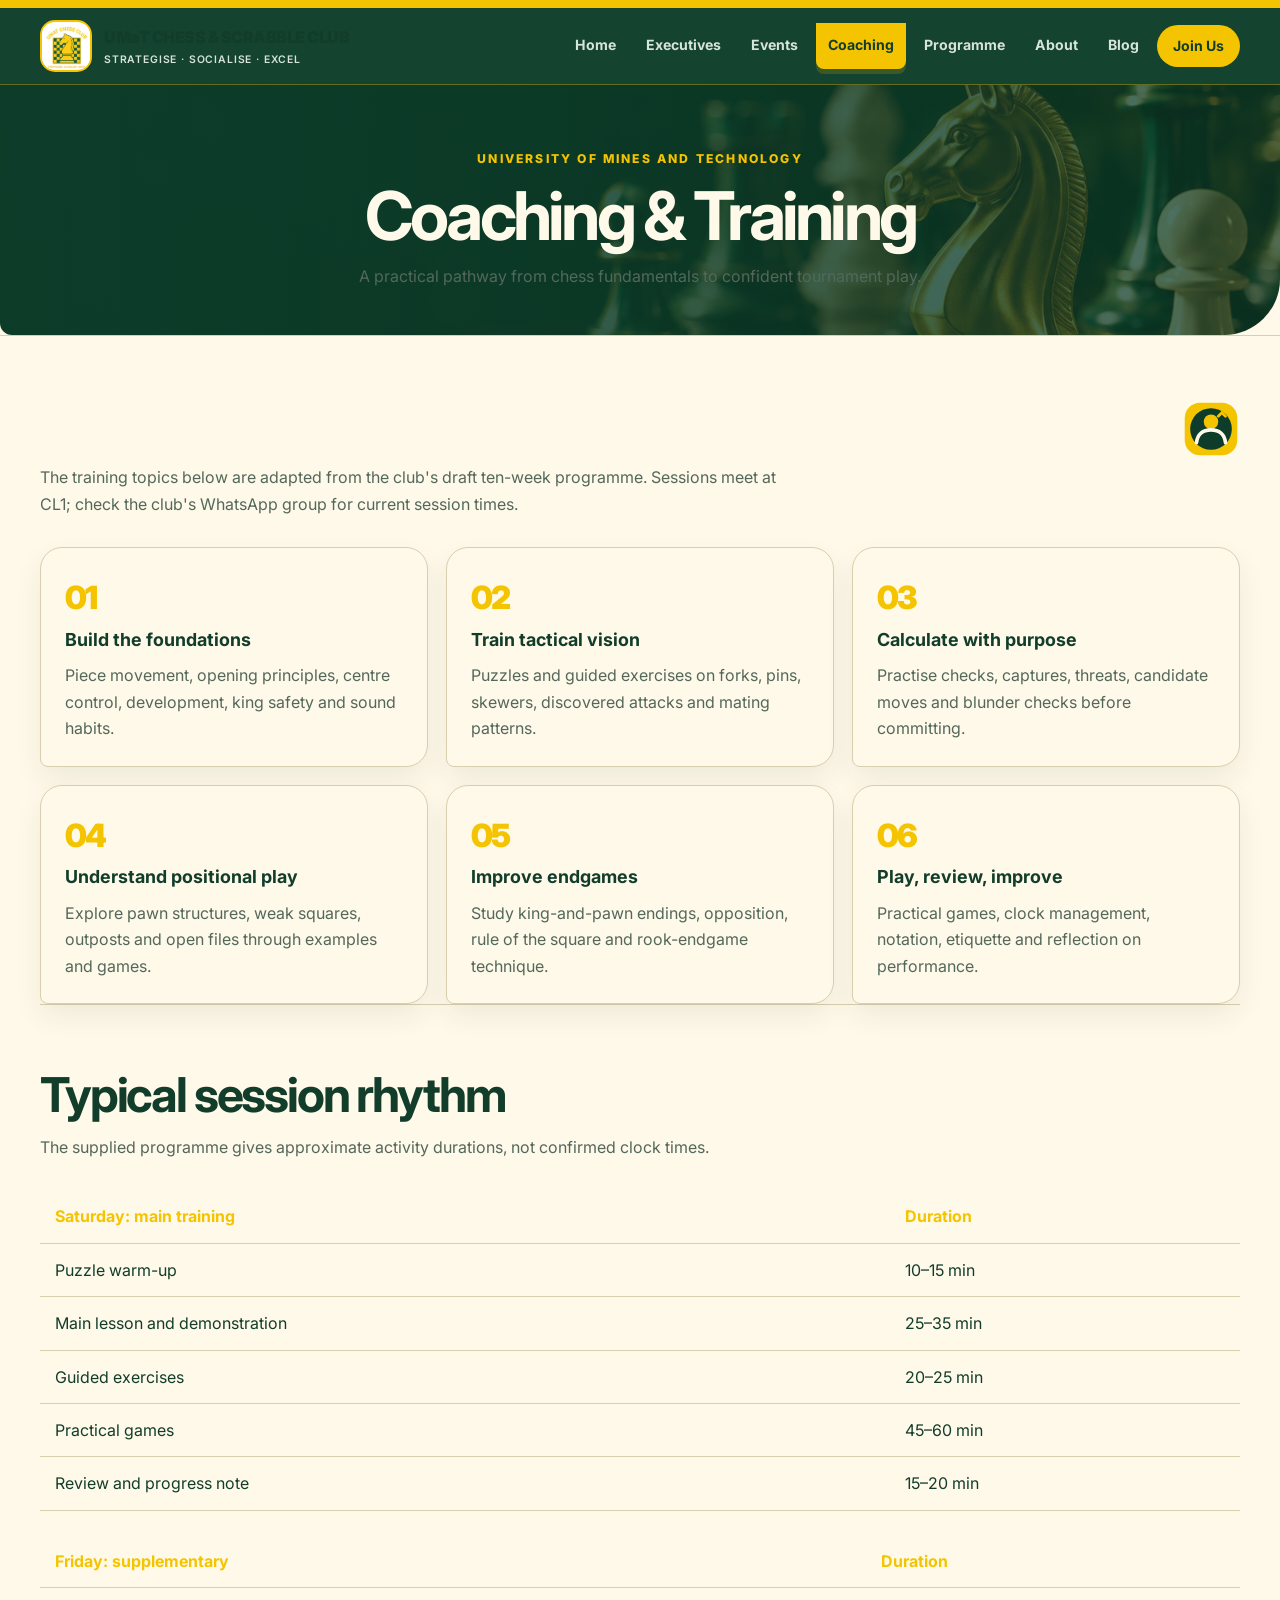
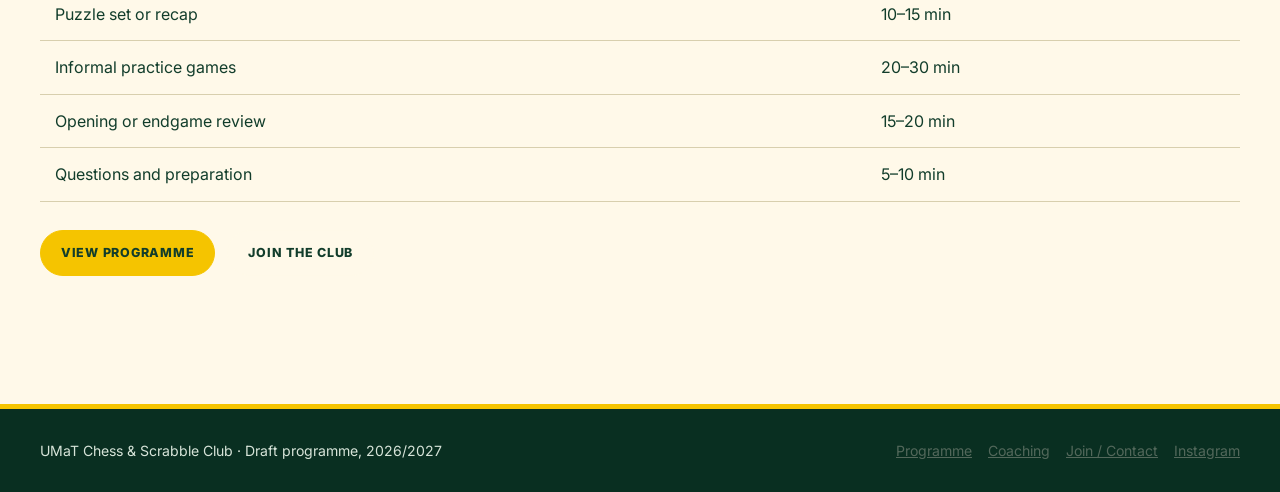
<file: training.html>
<!doctype html>
<html lang="en">
 <head>
  <meta charset="utf-8"/>
  <meta content="width=device-width,initial-scale=1" name="viewport"/>
  <meta content="#0d3d2a" name="theme-color"/>
  <title>
   Coaching &amp; Training | UMaT Chess &amp; Scrabble Club
  </title>
  <link href="assets/style.css" rel="stylesheet"/>
  <script defer="" src="assets/site.js">
  </script>
 </head>
 <body>
  <div class="topline">
  </div>
  <header>
   <div class="wrap nav">
    <a class="brand" href="index.html">
     <span class="crest">
      <img alt="UMaT Chess Club logo" src="assets/umat-chess-club-logo.png"/>
     </span>
     <span>
      UMaT CHESS &amp; SCRABBLE CLUB
      <small style="display:block;font-size:.65rem;letter-spacing:.08em;color:#d7e4d9;font-weight:600">
       STRATEGISE &middot; SOCIALISE &middot; EXCEL
      </small>
     </span>
    </a>
    <button aria-expanded="false" aria-label="Toggle navigation" class="menu">
     Menu ☰
    </button>
    <nav aria-label="Main navigation" class="navlinks">
     <a href="index.html">
      Home
     </a>
     <a href="executives.html">
      Executives
     </a>
     <a href="events.html">
      Events
     </a>
     <a aria-current="page" class="active" href="training.html">
      Coaching
     </a>
     <a href="programme.html">
      Programme
     </a>
     <a href="about.html">
      About
     </a>
     <a href="blog.html">
      Blog
     </a>
     <a class="nav-join" href="join.html">
      Join Us
     </a>
    </nav>
   </div>
  </header>
  <section class="pagehead has-chess-image">
   <div class="wrap">
    <div class="eyebrow">
     University of Mines and Technology
    </div>
    <h1>
     Coaching &amp; Training
    </h1>
    <p>
     A practical pathway from chess fundamentals to confident tournament play.
    </p>
   </div>
  </section>
  <main class="section">
   <div class="wrap training-mark">
    <div class="icon-badge"><img src="assets/icons/coach.svg" alt=""/></div>
   </div>
   <div class="wrap">
    <p class="lead">
     The training topics below are adapted from the club's draft ten-week programme. Sessions meet at CL1; check the club's WhatsApp group for current session times.
    </p>
    <div class="grid">
     <article class="card">
      <div class="number">
       01
      </div>
      <h3>
       Build the foundations
      </h3>
      <p>
       Piece movement, opening principles, centre control, development, king safety and sound habits.
      </p>
     </article>
     <article class="card">
      <div class="number">
       02
      </div>
      <h3>
       Train tactical vision
      </h3>
      <p>
       Puzzles and guided exercises on forks, pins, skewers, discovered attacks and mating patterns.
      </p>
     </article>
     <article class="card">
      <div class="number">
       03
      </div>
      <h3>
       Calculate with purpose
      </h3>
      <p>
       Practise checks, captures, threats, candidate moves and blunder checks before committing.
      </p>
     </article>
     <article class="card">
      <div class="number">
       04
      </div>
      <h3>
       Understand positional play
      </h3>
      <p>
       Explore pawn structures, weak squares, outposts and open files through examples and games.
      </p>
     </article>
     <article class="card">
      <div class="number">
       05
      </div>
      <h3>
       Improve endgames
      </h3>
      <p>
       Study king-and-pawn endings, opposition, rule of the square and rook-endgame technique.
      </p>
     </article>
     <article class="card">
      <div class="number">
       06
      </div>
      <h3>
       Play, review, improve
      </h3>
      <p>
       Practical games, clock management, notation, etiquette and reflection on performance.
      </p>
     </article>
    </div>
    <section class="section">
     <h2>
      Typical session rhythm
     </h2>
     <p class="lead">
      The supplied programme gives approximate activity durations, not confirmed clock times.
     </p>
     <div class="tablewrap">
      <table>
       <thead>
        <tr>
         <th>
          Saturday: main training
         </th>
         <th>
          Duration
         </th>
        </tr>
       </thead>
       <tbody>
        <tr>
         <td>
          Puzzle warm-up
         </td>
         <td>
          10&ndash;15 min
         </td>
        </tr>
        <tr>
         <td>
          Main lesson and demonstration
         </td>
         <td>
          25&ndash;35 min
         </td>
        </tr>
        <tr>
         <td>
          Guided exercises
         </td>
         <td>
          20&ndash;25 min
         </td>
        </tr>
        <tr>
         <td>
          Practical games
         </td>
         <td>
          45&ndash;60 min
         </td>
        </tr>
        <tr>
         <td>
          Review and progress note
         </td>
         <td>
          15&ndash;20 min
         </td>
        </tr>
       </tbody>
      </table>
     </div>
     <div class="tablewrap" style="margin-top:24px">
      <table>
       <thead>
        <tr>
         <th>
          Friday: supplementary
         </th>
         <th>
          Duration
         </th>
        </tr>
       </thead>
       <tbody>
        <tr>
         <td>
          Puzzle set or recap
         </td>
         <td>
          10&ndash;15 min
         </td>
        </tr>
        <tr>
         <td>
          Informal practice games
         </td>
         <td>
          20&ndash;30 min
         </td>
        </tr>
        <tr>
         <td>
          Opening or endgame review
         </td>
         <td>
          15&ndash;20 min
         </td>
        </tr>
        <tr>
         <td>
          Questions and preparation
         </td>
         <td>
          5&ndash;10 min
         </td>
        </tr>
       </tbody>
      </table>
     </div>
     <div class="actions">
      <a class="btn primary" href="programme.html">
       View programme
      </a>
      <a class="btn" href="join.html">
       Join the club
      </a>
     </div>
    </section>
   </div>
  </main>
  <footer>
   <div class="wrap foot">
    <span>
     UMaT Chess &amp; Scrabble Club &middot; Draft programme, 2026/2027
    </span>
    <div class="footlinks">
     <a href="programme.html">
      Programme
     </a>
     <a href="training.html">
      Coaching
     </a>
     <a href="join.html">
      Join / Contact
     </a>
     <a href="https://www.instagram.com/umatchessclub/" target="_blank" rel="noopener noreferrer">
      Instagram
     </a>
    </div>
   </div>
  </footer>
 </body>
</html>
</file>
<file: assets/style.css>
@import url('https://fonts.googleapis.com/css2?family=Inter:wght@400;500;600;700;800;900&display=swap');
:root {
  --bg:#0d3d2a;
  --panel:#fff9e9;
  --panel2:#f3ead2;
  --line:#d8cfae;
  --ink:#123d2b;
  --muted:#53685b;
  --gold:#f5c400;
  --green:#145438;
  --max:1200px
}
* {
  box-sizing:border-box
}
html {
  scroll-behavior:smooth
}
body {
  margin:0;
  background:#fff9e9;
  color:#123d2b;
  font-family:Inter,Arial,sans-serif;
  line-height:1.65
}
a {
  color:inherit
}
a:focus-visible,button:focus-visible {
  outline:3px solid var(--gold);
  outline-offset:3px
}
.wrap {
  width:min(var(--max),calc(100% - 40px));
  margin:auto
}
.topline {
  height:8px;
  background:var(--gold)
}
header {
  position:sticky;
  top:0;
  z-index:10;
  background:rgba(13,61,42,.97);
  backdrop-filter:blur(12px);
  border-bottom:1px solid rgba(245,196,0,.35)
}
.nav {
  min-height:76px;
  display:flex;
  align-items:center;
  justify-content:space-between;
  gap:24px
}
.brand {
  display:flex;
  align-items:center;
  gap:12px;
  text-decoration:none;
  font-weight:900;
  letter-spacing:-.03em;
  white-space:nowrap
}
.crest {
  width:52px;
  height:52px;
  flex:0 0 52px;
  border-radius:15px;
  display:grid;
  place-items:center;
  background:#fffdf4;
  border:2px solid var(--gold);
  overflow:hidden
}
.crest img {
  width:100%;
  height:100%;
  object-fit:contain
}
.navlinks {
  display:flex;
  align-items:center;
  gap:6px;
  flex-wrap:wrap
}
.navlinks a {
  padding:10px 12px;
  text-decoration:none;
  color:#d7e4d9;
  font-size:.88rem;
  font-weight:700;
  border-bottom:3px solid transparent;
  border-radius:0 0 8px 8px
}
.navlinks a:hover,.navlinks a.active {
  color:var(--ink);
  border-color:var(--gold)
}
.menu {
  display:none;
  background:transparent;
  color:#fff9e9;
  border:1px solid rgba(255,249,233,.45);
  padding:8px 12px;
  border-radius:999px
}
.hero {
  padding:82px 0 72px;
  background:radial-gradient(ellipse at 88% 14%,rgba(245,196,0,.16),transparent 35%),linear-gradient(125deg,#0d3d2a,#145438 68%,#0a3223);
  color:#fff9e9;
  border-radius:0 0 72px 18px;
  position:relative;
  overflow:hidden
}
.hero:after {
  content:'';
  position:absolute;
  right:-95px;
  bottom:-145px;
  width:320px;
  height:320px;
  border:34px solid rgba(245,196,0,.17);
  border-radius:42% 58% 60% 40%;
  transform:rotate(-25deg);
  pointer-events:none
}
.hero .wrap {
  position:relative;
  z-index:1
}
.eyebrow {
  color:var(--gold);
  text-transform:uppercase;
  letter-spacing:.18em;
  font-weight:800;
  font-size:.76rem
}
.hero h1 {
  font-size:clamp(2.8rem,7vw,5.8rem);
  line-height:.99;
  letter-spacing:-.065em;
  max-width:900px;
  margin:18px 0
}
.hero h1 span {
  color:var(--gold)
}
.hero p {
  max-width:680px;
  color:#d7e4d9;
  font-size:1.12rem
}
.actions {
  display:flex;
  gap:12px;
  flex-wrap:wrap;
  margin-top:28px
}
.btn {
  display:inline-block;
  padding:12px 20px;
  border:1px solid rgba(255,249,233,.7);
  border-radius:999px;
  text-decoration:none;
  font-weight:800;
  text-transform:uppercase;
  font-size:.78rem;
  letter-spacing:.06em;
  transition:transform .2s,background .2s
}
.btn.primary {
  background:var(--gold);
  border-color:var(--gold);
  color:#123d2b
}
.btn:hover {
  transform:translateY(-1px)
}
.boardline {
  height:12px;
  background:repeating-conic-gradient(#dcb43b 0 25%,#202d41 0 50%) 0 0/24px 24px;
  opacity:.8
}
.section {
  padding:64px 0;
  border-top:1px solid var(--line)
}
h2 {
  font-size:clamp(1.9rem,4vw,3rem);
  letter-spacing:-.045em;
  line-height:1.1;
  margin:0 0 12px
}
.lead {
  color:var(--muted);
  max-width:760px;
  margin:0 0 30px
}
.grid {
  display:grid;
  grid-template-columns:repeat(3,minmax(0,1fr));
  gap:18px
}
.card {
  background:var(--panel);
  color:var(--ink);
  border:1px solid var(--line);
  padding:24px;
  border-radius:22px 22px 22px 8px;
  box-shadow:0 12px 28px rgba(8,39,26,.07)
}
.card h3 {
  margin:0 0 8px;
  font-size:1.12rem
}
.card p {
  margin:0;
  color:var(--muted)
}
.number {
  font-size:2rem;
  color:var(--gold);
  font-weight:900;
  letter-spacing:-.06em
}
.event-top {
  display:flex;
  justify-content:space-between;
  gap:12px;
  align-items:center;
  margin-bottom:18px
}
.pill {
  font-size:.72rem;
  color:var(--gold);
  border:1px solid #77652f;
  padding:4px 9px;
  text-transform:uppercase;
  letter-spacing:.08em;
  font-weight:800
}
.meta {
  color:var(--muted);
  font-size:.9rem
}
.pagehead {
  padding:64px 0 46px;
  text-align:center;
  background:linear-gradient(145deg,#145438,#0d3d2a);
  color:#fff9e9;
  border-radius:0 0 56px 12px
}
.pagehead p {
  color:#d7e4d9
}
.pagehead h1 {
  font-size:clamp(2.5rem,6vw,4.2rem);
  letter-spacing:-.055em;
  line-height:1.04;
  margin:12px 0
}
.pagehead p {
  color:var(--muted);
  max-width:700px;
  margin:0 auto
}
.split {
  display:grid;
  grid-template-columns:1.2fr .8fr;
  gap:32px;
  align-items:start
}
.facts {
  background:var(--panel);
  border:1px solid var(--line);
  padding:26px
}
.facts strong {
  color:var(--gold)
}
.weeks {
  display:grid;
  grid-template-columns:repeat(2,minmax(0,1fr));
  gap:16px
}
.wk {
  background:var(--panel);
  border:1px solid var(--line);
  padding:20px
}
.wk h3 {
  margin:0;
  font-size:1.08rem
}
.wk .d {
  color:var(--muted);
  font-size:.84rem;
  margin:4px 0 12px
}
.wk dt {
  color:var(--gold);
  font-weight:800;
  margin-top:8px
}
.wk dd {
  margin:0;
  color:#d4dbe6
}
.wk .ev {
  border-top:1px solid var(--line);
  padding-top:10px;
  margin-top:14px;
  font-weight:650
}
.filters {
  display:flex;
  gap:8px;
  flex-wrap:wrap;
  margin:0 0 22px
}
.filters button {
  background:transparent;
  border:1px solid var(--line);
  padding:8px 15px;
  color:var(--ink);
  border-radius:99px;
  font:inherit;
  cursor:pointer
}
.filters button[aria-pressed=true] {
  background:var(--gold);
  color:#152033;
  border-color:var(--gold);
  font-weight:800
}
.notice {
  border-left:3px solid var(--gold);
  padding:12px 16px;
  background:#1b2638;
  color:var(--muted);
  margin:24px 0
}
.tablewrap {
  overflow:auto
}
table {
  width:100%;
  border-collapse:collapse;
  background:var(--panel)
}
th,td {
  text-align:left;
  padding:13px 15px;
  border-bottom:1px solid var(--line)
}
th {
  color:var(--gold)
}
footer {
  border-top:1px solid var(--line);
  padding:28px 0;
  color:var(--muted);
  font-size:.88rem
}
.foot {
  display:flex;
  justify-content:space-between;
  gap:20px;
  flex-wrap:wrap
}
.footlinks {
  display:flex;
  gap:16px;
  flex-wrap:wrap
}
.footlinks a {
  color:var(--muted)
}
.empty {
  color:var(--muted);
  font-style:italic
}
@media(max-width:900px) {
  .nav {
    flex-wrap:wrap;
    padding:12px 0
  }
  .menu {
    display:block
  }
  .navlinks {
    display:none;
    width:100%;
    padding:6px 0 12px
  }
  .navlinks.open {
    display:flex
  }
  .navlinks a {
    flex:1 1 30%;
    text-align:center
  }
  .grid {
    grid-template-columns:repeat(2,minmax(0,1fr))
  }
  .split {
    grid-template-columns:1fr
  }
}
@media(max-width:600px) {
  .wrap {
    width:min(100% - 28px,var(--max))
  }
  .hero {
    padding:64px 0 52px
  }
  .grid,.weeks {
    grid-template-columns:1fr
  }
  .navlinks a {
    flex-basis:45%;
    font-size:.82rem
  }
  .brand {
    font-size:.9rem
  }
  .section {
    padding:48px 0
  }
  .card {
    padding:20px
  }
}
/* UMaT brand refinements */
footer {
  background:#092f21;
  color:#d7e4d9;
  border-top:5px solid var(--gold);
  padding:30px 0;
  margin-top:0
}
.notice {
  border-radius:16px 16px 16px 5px;
  background:#fff3c4;
  color:#594a13;
  border:1px solid #e8d47a;
  padding:16px 20px
}
.filters button,.pill {
  border-radius:999px
}
input,select,textarea {
  border-radius:12px
}
@media(max-width:900px) {
  .nav {
    gap:12px
  }
  .brand {
    white-space:normal;
    font-size:.9rem
  }
  .navlinks {
    gap:0
  }
  .navlinks a {
    padding:8px;
    font-size:.8rem
  }
}
.navlinks a.nav-join {
  background:var(--gold);
  color:#123d2b;
  border-radius:999px;
  padding:9px 16px;
  border:0
}
.navlinks a.nav-join:hover {
  background:#ffe16b;
  color:#123d2b
}
@media(max-width:760px) {
  .nav {
    flex-wrap:wrap;
    padding:10px 0
  }
  .menu {
    display:block
  }
  .navlinks {
    display:none;
    width:100%;
    flex-direction:column;
    align-items:stretch;
    padding:8px 0 12px
  }
  .navlinks.open {
    display:flex
  }
  .navlinks a {
    padding:10px 14px;
    border-radius:10px
  }
  .navlinks a.nav-join {
    text-align:center;
    margin-top:6px
  }
  .hero {
    padding:58px 0 54px;
    border-radius:0 0 38px 10px
  }
  .grid {
    grid-template-columns:1fr
  }
  .wrap {
    width:min(var(--max),calc(100% - 28px))
  }
}
/* Image-led sections and visible active navigation state */
.navlinks a.active,
.navlinks a[aria-current="page"] {
  color: #123d2b;
  background: #f5c400;
  border-bottom-color: #f5c400;
  box-shadow: 0 5px 0 rgba(245, 196, 0, 0.16);
}
.navlinks a.active:hover,
.navlinks a[aria-current="page"]:hover {
  color: #123d2b;
  background: #ffdc45;
}
.hero {
  background-image:
    linear-gradient(90deg, rgba(13, 61, 42, 0.99) 0%, rgba(13, 61, 42, 0.94) 42%, rgba(13, 61, 42, 0.42) 100%),
    url("chess-banner.png");
  background-position: center, right center;
  background-size: cover;
}
.hero .wrap {
  min-height: 360px;
}
.hero-art {
  display: none;
}
.pagehead.has-chess-image {
  background-image:
    linear-gradient(90deg, rgba(13, 61, 42, 0.97), rgba(13, 61, 42, 0.72)),
    url("chess-banner.png");
  background-position: center, right center;
  background-size: cover;
}
.card {
  overflow: hidden;
  transition: transform .2s ease, box-shadow .2s ease;
}
.card:hover {
  transform: translateY(-3px);
  box-shadow: 0 16px 32px rgba(8, 39, 26, .12);
}
header {
  isolation: isolate;
}
html {
  scroll-padding-top: 92px;
}
@media (max-width: 760px) {
  .hero {
    background-image:
      linear-gradient(90deg, rgba(13, 61, 42, 0.96), rgba(13, 61, 42, 0.80)),
      url("chess-banner.png");
    background-position: center, 62% center;
  }
  .hero .wrap {
    min-height: 0;
  }
  .navlinks a.active,
  .navlinks a[aria-current="page"] {
    border-radius: 10px;
  }
}

/* Original UMaT icon system */
.icon-badge {
  display: inline-flex;
  align-items: center;
  justify-content: center;
  width: 58px;
  height: 58px;
  margin: 0 0 14px;
  flex: 0 0 auto;
}
.icon-badge img {
  display: block;
  width: 100%;
  height: 100%;
}
.empty-state {
  max-width: 720px;
  margin: 20px auto;
  padding: clamp(28px, 5vw, 56px);
  text-align: center;
  border-radius: 28px 28px 28px 8px;
}
.empty-state .icon-badge {
  margin-left: auto;
  margin-right: auto;
}
.profile-card {
  position: relative;
}
.event-card .icon-badge {
  width: 46px;
  height: 46px;
  margin-bottom: 8px;
}
.training-mark {
  display: flex;
  justify-content: flex-end;
  margin-bottom: -8px;
}
@media (max-width: 640px) {
  .brand {
    white-space: normal;
  }
  .icon-badge {
    width: 50px;
    height: 50px;
  }
}


/* Events gallery */
.event-gallery {
  margin-top: 3.5rem;
}

.section-heading {
  margin-bottom: 1.25rem;
}

.section-heading h2 {
  margin: .25rem 0 .5rem;
}

.section-heading p {
  max-width: 48rem;
  color: var(--muted, #5d6d64);
}

.gallery-videos {
  display: grid;
  grid-template-columns: repeat(2, minmax(0, 1fr));
  gap: 1.25rem;
  align-items: start;
}

.gallery-video {
  min-width: 0;
  overflow: hidden;
  padding: 0;
}

.gallery-video video {
  display: block;
  width: 100%;
  aspect-ratio: 16 / 9;
  object-fit: cover;
  background: #071d15;
}

.gallery-video-caption {
  padding: 1rem 1.1rem 1.1rem;
}

.gallery-video-caption h3,
.gallery-video-caption p {
  margin: 0;
}

.gallery-video-caption p {
  margin-top: .3rem;
}

.gallery-photos {
  display: grid;
  grid-template-columns: repeat(3, minmax(0, 1fr));
  gap: 1rem;
  margin-top: 1rem;
}

.gallery-photo {
  margin: 0;
  overflow: hidden;
  border: 1px solid var(--line, #dfd0a7);
  border-radius: 16px;
  background: var(--cream, #fff9e9);
}

.gallery-photo img {
  display: block;
  width: 100%;
  aspect-ratio: 16 / 9;
  object-fit: cover;
}

.gallery-photo figcaption {
  padding: .7rem .85rem;
  font-weight: 650;
  color: var(--green, #0d3d2a);
}


@media (max-width: 700px) {
  .gallery-videos {
    grid-template-columns: 1fr;
  }
}

/* Keep the event video gallery comfortable on mobile screens. */
@media (max-width: 700px) {
  .gallery-videos {
    grid-template-columns: 1fr;
  }
}

/* Restored events photo gallery and lightbox */
.event-gallery .gallery-photo-open {
  display: block;
  width: 100%;
  padding: 0;
  border: 0;
  background: transparent;
  cursor: zoom-in;
}

.event-gallery .gallery-photo-open img {
  display: block;
  width: 100%;
  aspect-ratio: 4 / 3;
  object-fit: cover;
  transition: transform .2s ease;
}

.event-gallery .gallery-photo-open:hover img,
.event-gallery .gallery-photo-open:focus-visible img {
  transform: scale(1.035);
}

.event-gallery .gallery-photo figcaption {
  padding: .7rem .85rem;
}

.gallery-lightbox[hidden] {
  display: none !important;
}

.gallery-lightbox {
  position: fixed;
  inset: 0;
  z-index: 9999;
  display: grid;
  grid-template-columns: auto minmax(0, 1fr) auto;
  align-items: center;
  justify-items: center;
  gap: clamp(.5rem, 2vw, 1.5rem);
  padding: 4rem clamp(.5rem, 3vw, 2rem) 3rem;
  background: rgba(3, 15, 10, .94);
  color: #fff8e7;
}

body.gallery-lightbox-open {
  overflow: hidden;
}

.gallery-lightbox-content {
  display: flex;
  flex-direction: column;
  align-items: center;
  justify-content: center;
  width: 100%;
  height: 100%;
  min-width: 0;
  margin: 0;
}

.gallery-lightbox-content img {
  display: block;
  max-width: 100%;
  max-height: calc(100vh - 9rem);
  object-fit: contain;
  border-radius: 10px;
}

.gallery-lightbox-content figcaption {
  margin-top: .75rem;
  color: #fff8e7;
  text-align: center;
}

.gallery-lightbox button {
  color: #0d3d2a;
  background: #f7c600;
  border: 0;
  border-radius: 999px;
  min-width: 2.75rem;
  min-height: 2.75rem;
  cursor: pointer;
  font-size: 1.25rem;
  font-weight: 800;
}

.gallery-lightbox .gallery-lightbox-close {
  position: absolute;
  top: 1rem;
  right: 1.25rem;
  font-size: 2rem;
}

.gallery-lightbox-count {
  position: absolute;
  bottom: .75rem;
  left: 0;
  right: 0;
  text-align: center;
  color: #fff8e7;
  margin: 0;
}

@media (max-width: 700px) {
  .event-gallery .gallery-photos {
    grid-template-columns: repeat(2, minmax(0, 1fr));
  }
  .gallery-lightbox {
    grid-template-columns: auto minmax(0, 1fr) auto;
    gap: .35rem;
    padding: 3.5rem .4rem 2.5rem;
  }
  .gallery-lightbox button {
    min-width: 2.25rem;
    min-height: 2.25rem;
    font-size: 1rem;
  }
  .gallery-lightbox-content img {
    max-height: calc(100vh - 8rem);
  }
}

/* Blog landing page: text-first, with compact category cards and no photo banner. */
.blog-pagehead {
  background-image: none !important;
  background-color: #0d3d2a;
  min-height: 210px;
  padding-block: clamp(2.5rem, 5vw, 4rem);
}
.blog-pagehead::before,
.blog-pagehead::after {
  background-image: none !important;
  opacity: 0 !important;
}
.blog-main {
  padding-top: clamp(2.5rem, 5vw, 4rem);
}
.blog-intro {
  max-width: 760px;
  margin: 0 auto 2rem;
  text-align: center;
}
.blog-intro h2 {
  margin: .35rem 0 .75rem;
  color: #0d3d2a;
  font-size: clamp(2rem, 4vw, 3.25rem);
  line-height: 1.05;
  letter-spacing: -.035em;
}
.blog-intro p {
  max-width: 680px;
  margin: 0 auto;
  color: #52665c;
  font-size: 1.05rem;
  line-height: 1.75;
}
.blog-category-grid {
  display: grid;
  grid-template-columns: repeat(4, minmax(0, 1fr));
  gap: 1rem;
  align-items: stretch;
}
.blog-category-card {
  display: flex;
  flex-direction: column;
  align-items: flex-start;
  min-width: 0;
  padding: 1.35rem;
  border: 1px solid #dfd0a8;
  border-radius: 18px 18px 18px 6px;
  background: #fff9e9;
  box-shadow: 0 10px 28px rgba(13, 61, 42, .055);
  transition: transform .18s ease, box-shadow .18s ease, border-color .18s ease;
}
.blog-category-card:hover {
  transform: translateY(-3px);
  border-color: #d5b84a;
  box-shadow: 0 15px 32px rgba(13, 61, 42, .1);
}
.blog-category-icon {
  display: grid;
  place-items: center;
  width: 54px;
  height: 54px;
  margin-bottom: 1.1rem;
  border-radius: 16px;
  background: #f5c400;
  color: #0d3d2a;
}
.blog-category-icon svg {
  display: block;
  width: 32px;
  height: 32px;
}
.blog-category-card .eyebrow {
  margin-bottom: .35rem;
}
.blog-category-card h3 {
  margin: 0 0 .55rem;
  color: #0d3d2a;
  font-size: 1.2rem;
  line-height: 1.25;
}
.blog-category-card p {
  margin: 0 0 1.2rem;
  color: #52665c;
  line-height: 1.65;
  font-size: .96rem;
}
.blog-category-link {
  display: inline-flex;
  align-items: center;
  gap: .45rem;
  margin-top: auto;
  color: #0d3d2a;
  font-weight: 800;
  font-size: .82rem;
  letter-spacing: .035em;
  text-transform: uppercase;
  text-decoration: none;
}
.blog-category-link:hover {
  color: #9a7600;
}
.blog-note {
  display: flex;
  align-items: center;
  gap: 1rem;
  max-width: 900px;
  margin: 2rem auto 0;
  padding: 1.25rem 1.5rem;
  border-left: 4px solid #f5c400;
  border-radius: 0 14px 14px 0;
  background: #f8edc9;
}
.blog-note-mark {
  display: grid;
  place-items: center;
  flex: 0 0 46px;
  width: 46px;
  height: 46px;
  border-radius: 14px;
  background: #0d3d2a;
  color: #f5c400;
  font-size: 1.7rem;
}
.blog-note h3 {
  margin: 0 0 .25rem;
  color: #0d3d2a;
  font-size: 1.05rem;
}
.blog-note p {
  margin: 0;
  color: #52665c;
  line-height: 1.6;
}
@media (max-width: 1000px) {
  .blog-category-grid {
    grid-template-columns: repeat(2, minmax(0, 1fr));
  }
}
@media (max-width: 600px) {
  .blog-pagehead {
    min-height: 0;
  }
  .blog-intro {
    text-align: left;
  }
  .blog-category-grid {
    grid-template-columns: 1fr;
  }
  .blog-category-card {
    padding: 1.2rem;
  }
  .blog-note {
    align-items: flex-start;
    padding: 1rem;
  }
}
</file>
